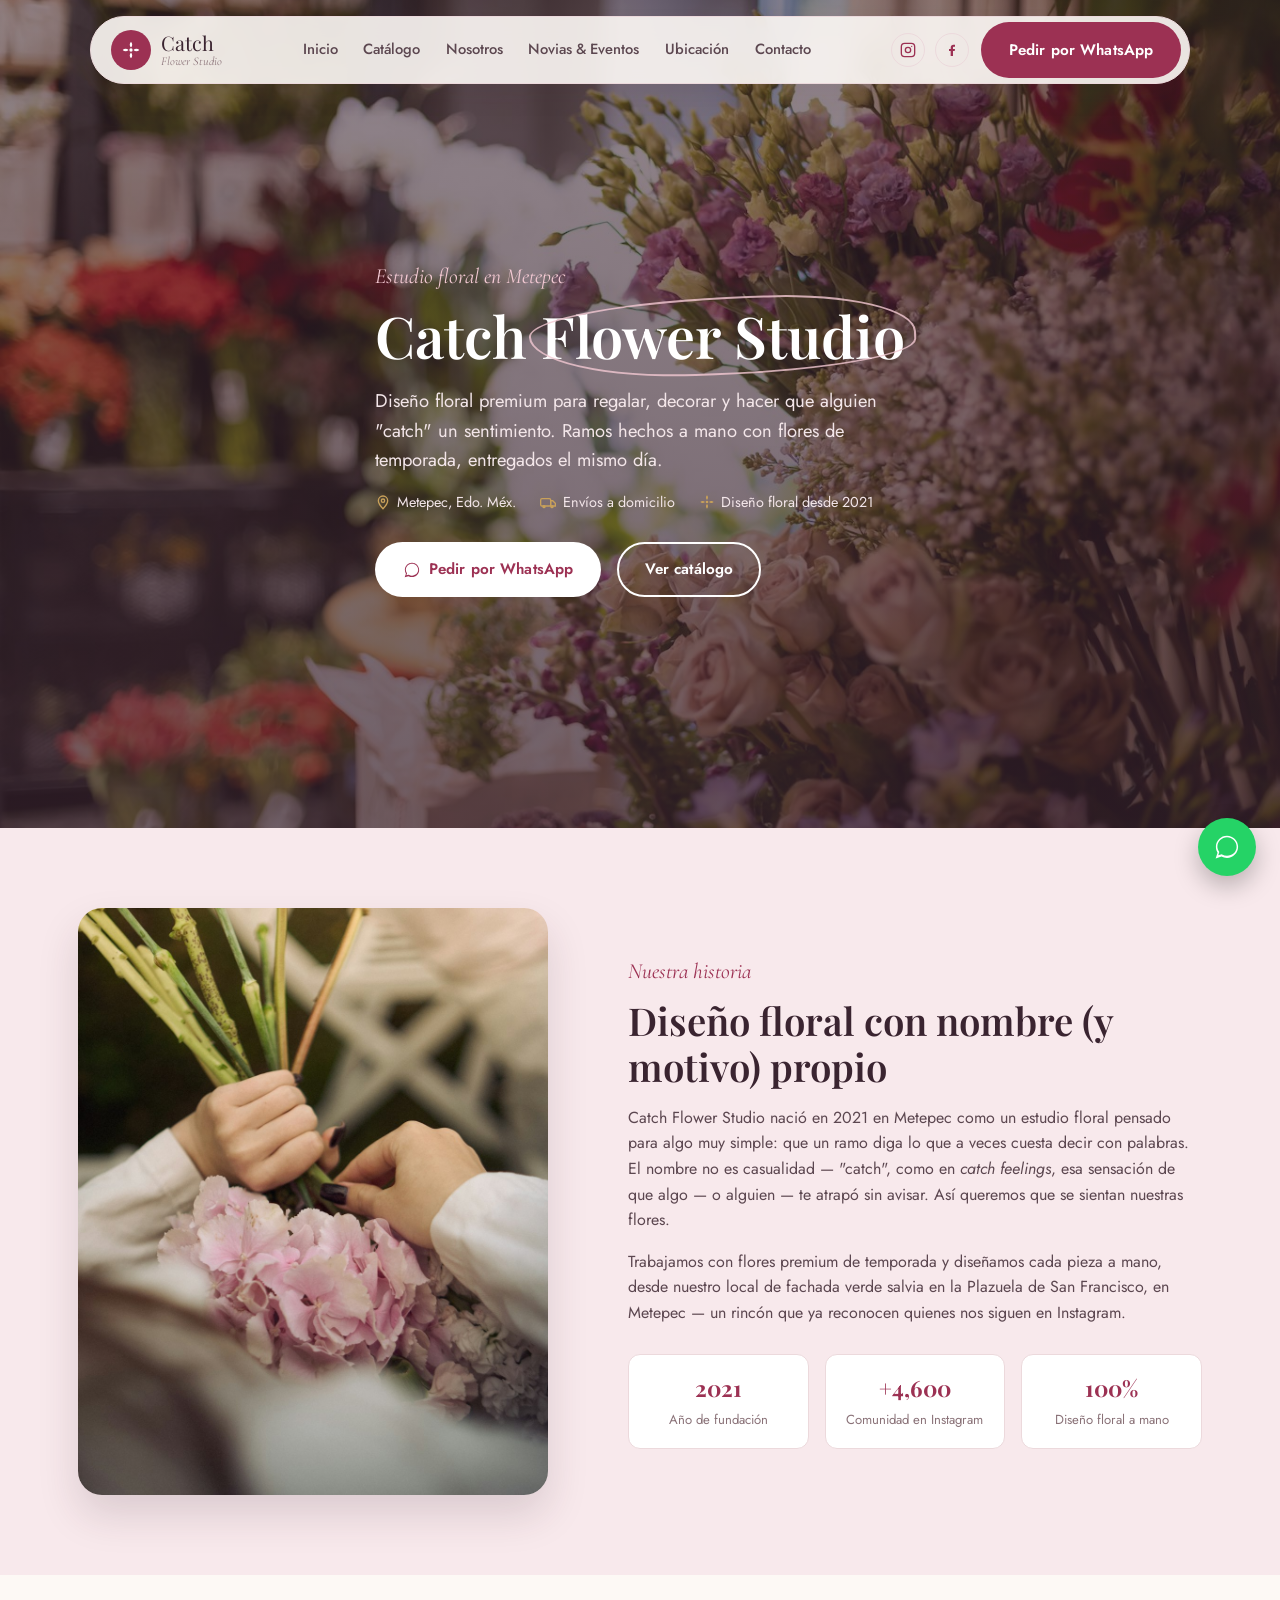
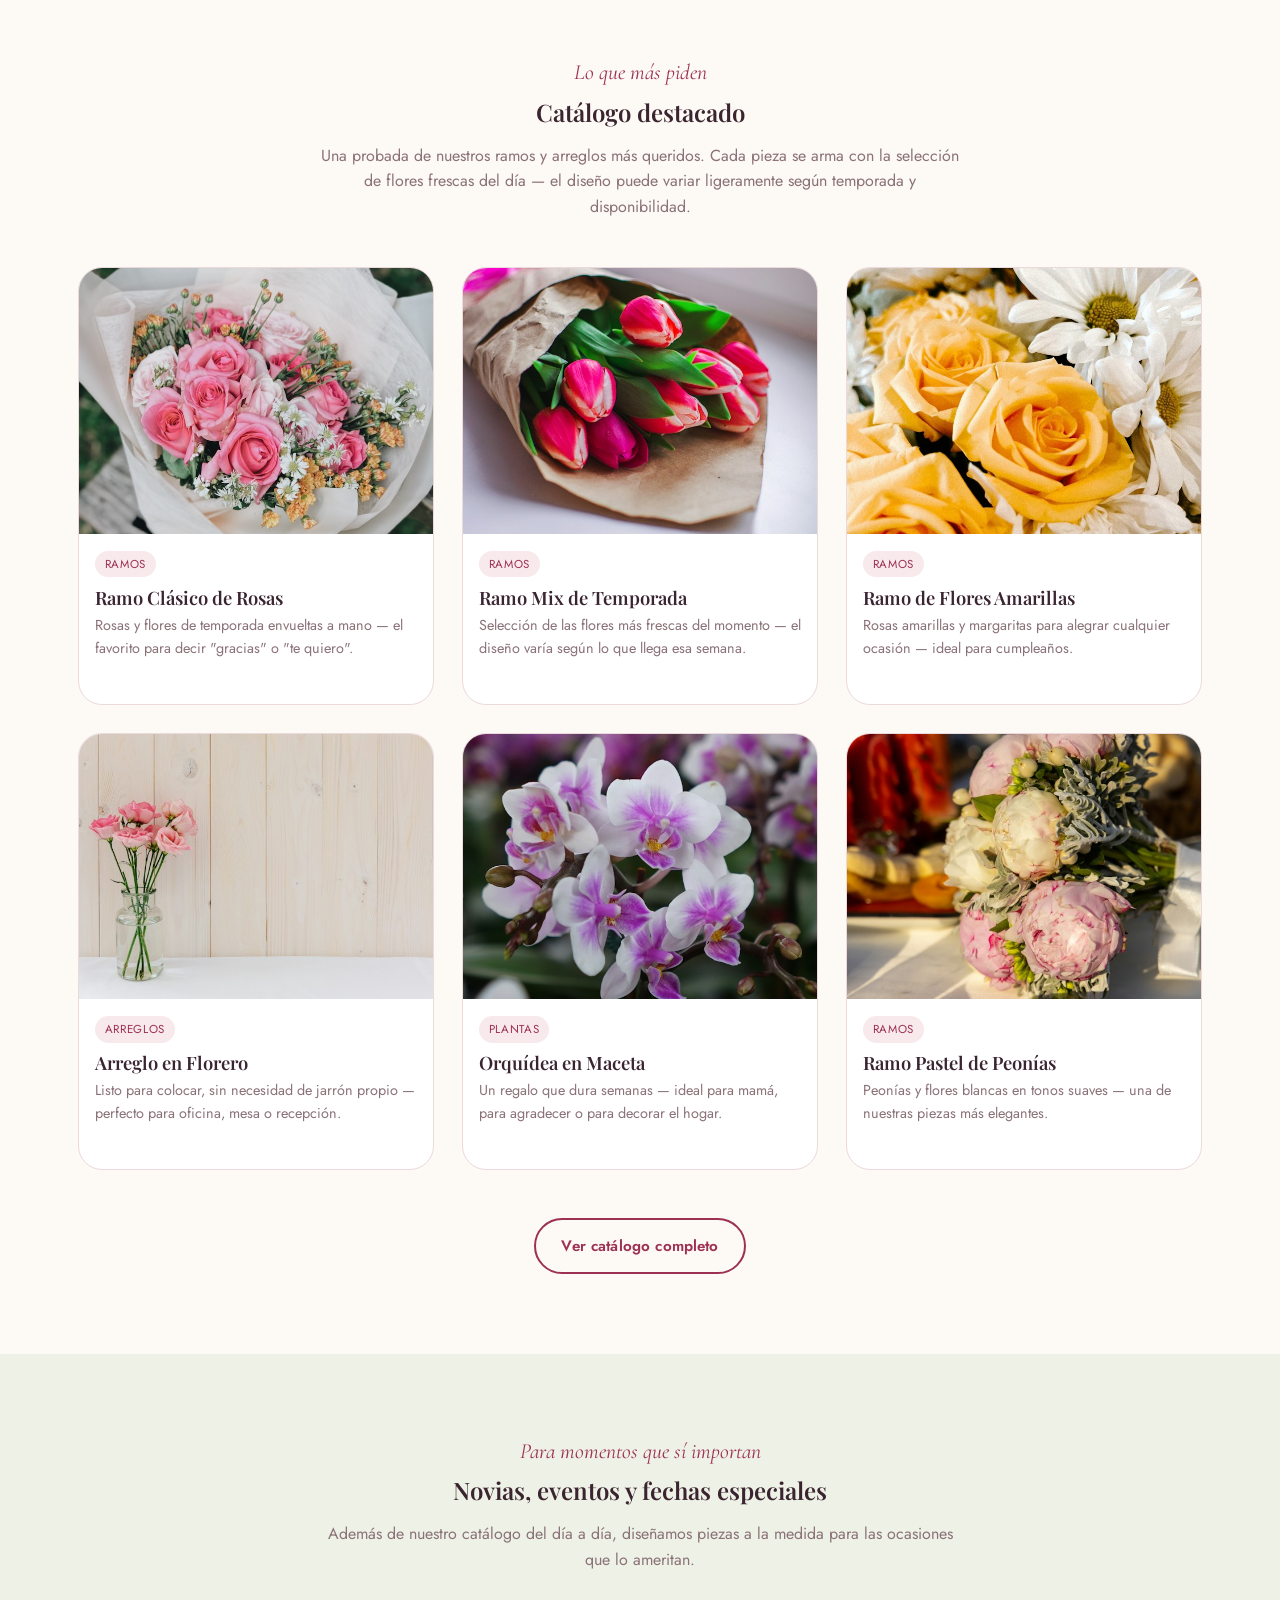
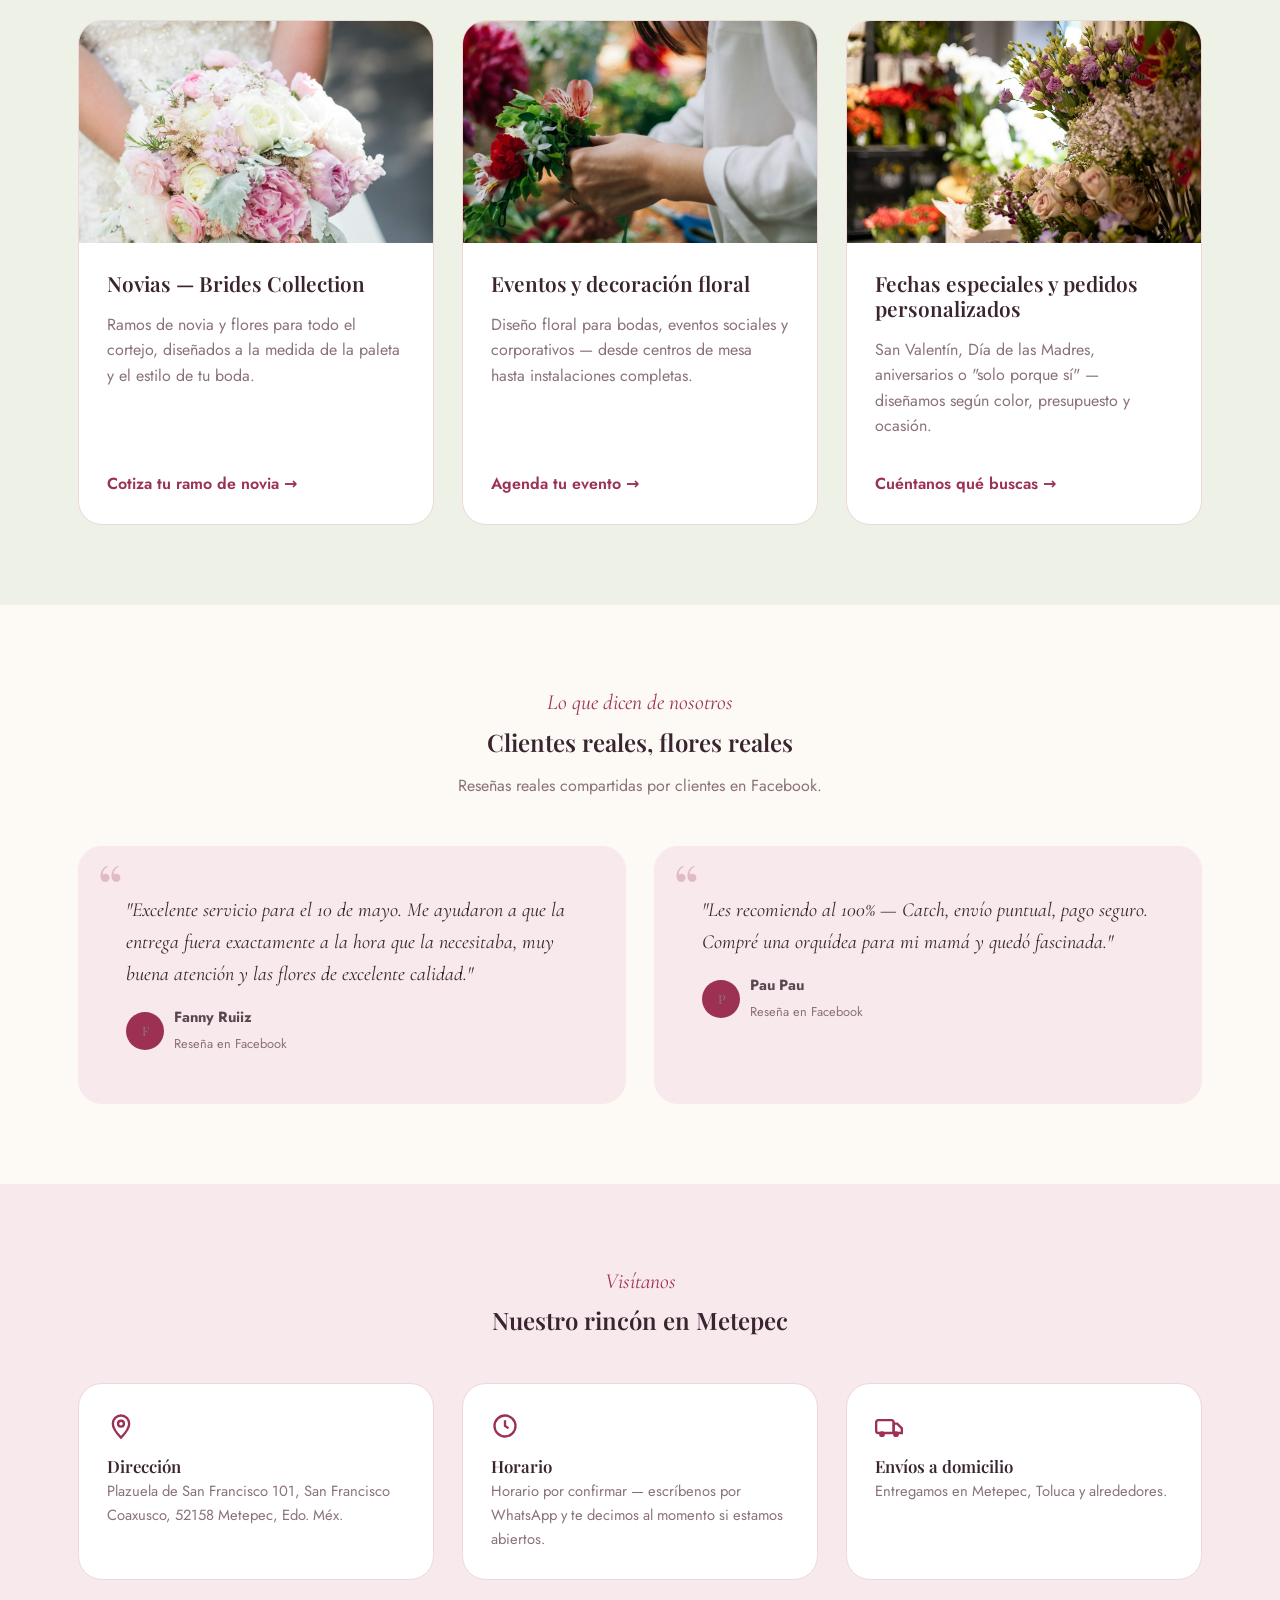
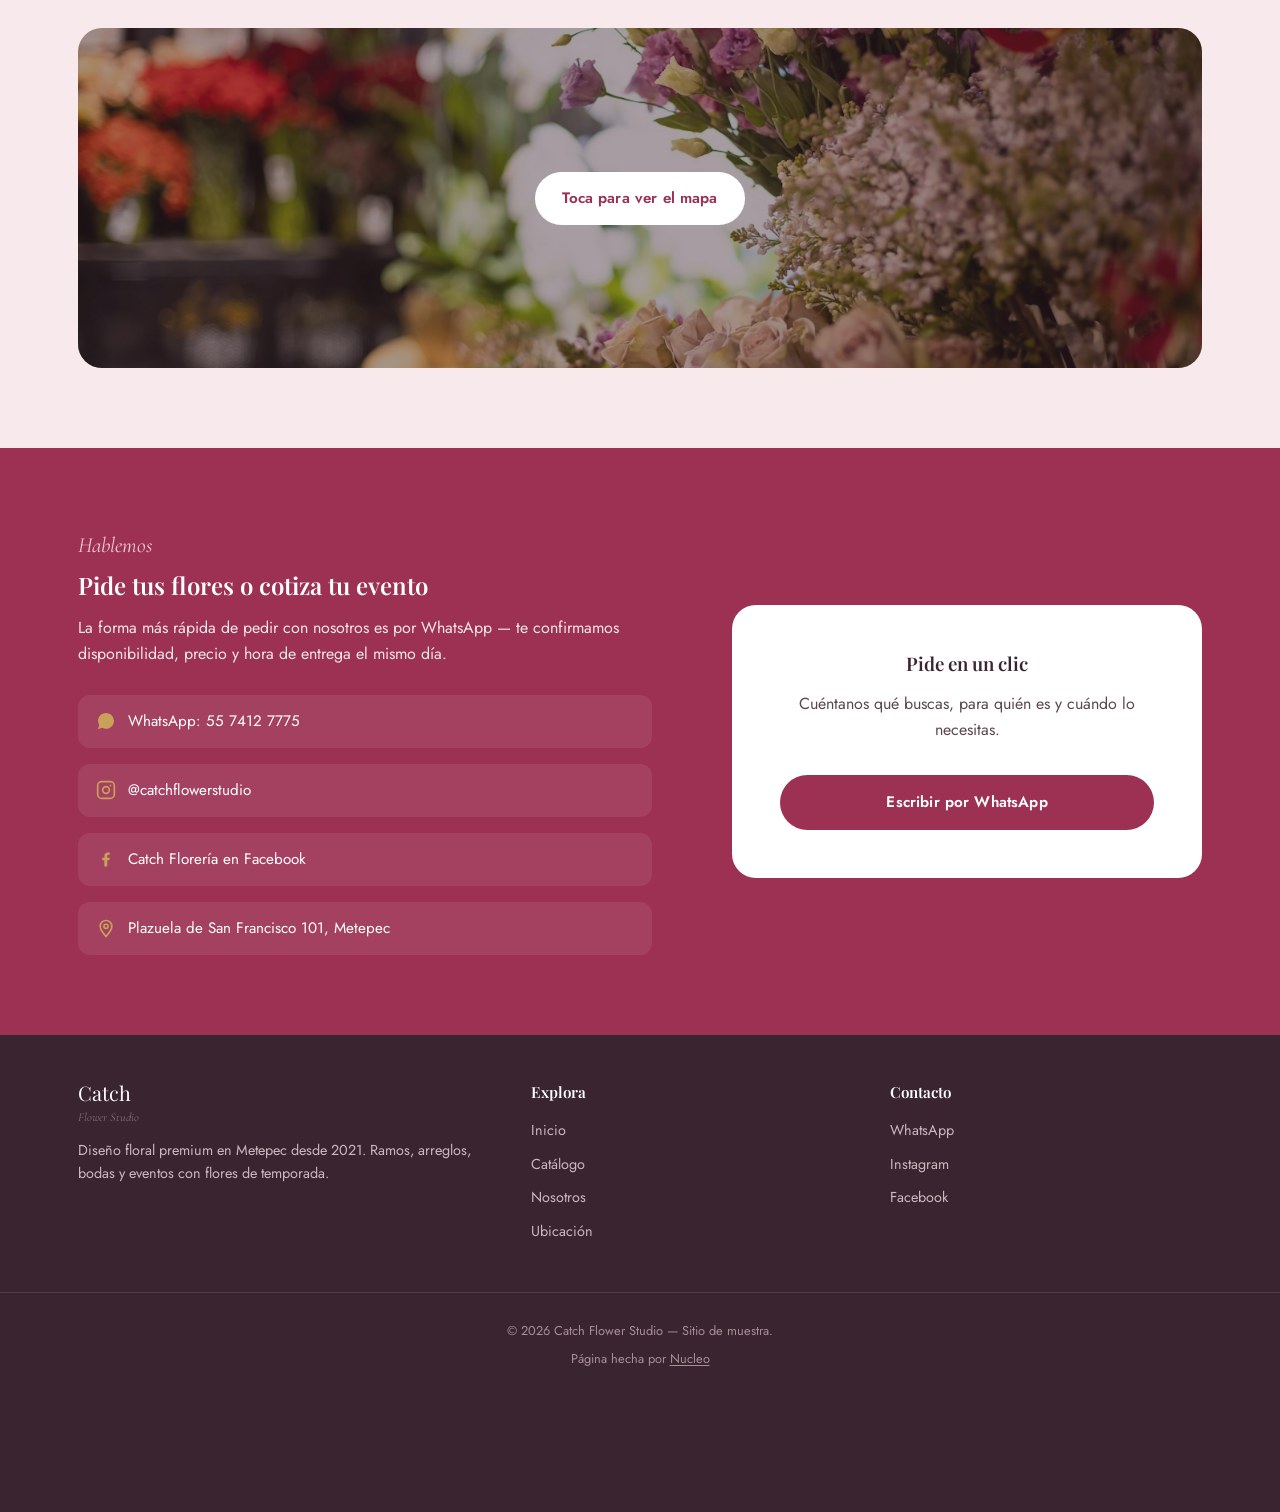
<file: index.html>
<!DOCTYPE html>
<html lang="es-MX">
<head>
<meta charset="UTF-8">
<meta name="viewport" content="width=device-width, initial-scale=1.0">
<title>Catch Flower Studio — Diseño floral premium en Metepec</title>

<link rel="preconnect" href="https://fonts.googleapis.com">
<link rel="preconnect" href="https://fonts.gstatic.com" crossorigin>
<link href="https://fonts.googleapis.com/css2?family=Playfair+Display:wght@500;600;700&family=Cormorant+Garamond:ital@1&family=Jost:wght@400;500;600;700&display=swap" rel="stylesheet">

<meta name="description" content="Catch Flower Studio — diseño floral premium en Metepec desde 2021. Ramos, arreglos, bodas y eventos con flores de temporada. Envíos a domicilio en Metepec, Toluca y alrededores. Pide por WhatsApp.">

<link rel="canonical" href="https://a01771796-alt.github.io/catch-flower/">

<meta property="og:type" content="website">
<meta property="og:site_name" content="Catch Flower Studio">
<meta property="og:title" content="Catch Flower Studio — Diseño floral premium en Metepec">
<meta property="og:description" content="Ramos, arreglos, bodas y eventos con flores de temporada. Envíos a domicilio en Metepec, Toluca y alrededores.">
<meta property="og:url" content="https://a01771796-alt.github.io/catch-flower/">
<meta property="og:image" content="https://a01771796-alt.github.io/catch-flower/images/og-image.jpg">
<meta property="og:image:secure_url" content="https://a01771796-alt.github.io/catch-flower/images/og-image.jpg">
<meta property="og:image:type" content="image/jpeg">
<meta property="og:image:width" content="1200">
<meta property="og:image:height" content="630">
<meta property="og:image:alt" content="Flores frescas de temporada en Catch Flower Studio, Metepec">
<meta property="og:locale" content="es_MX">

<meta name="twitter:card" content="summary_large_image">
<meta name="twitter:title" content="Catch Flower Studio — Diseño floral premium en Metepec">
<meta name="twitter:description" content="Ramos, arreglos, bodas y eventos con flores de temporada en Metepec.">
<meta name="twitter:image" content="https://a01771796-alt.github.io/catch-flower/images/og-image.jpg">

<link rel="icon" type="image/svg+xml" href="favicon.svg">
<link rel="stylesheet" href="style.css">

<script type="application/ld+json">
{
  "@context": "https://schema.org",
  "@type": "Florist",
  "name": "Catch Flower Studio",
  "alternateName": "Catch Florería",
  "image": "https://a01771796-alt.github.io/catch-flower/images/hero-shop.jpg",
  "url": "https://a01771796-alt.github.io/catch-flower/",
  "priceRange": "$$",
  "address": {
    "@type": "PostalAddress",
    "streetAddress": "Plazuela de San Francisco 101, San Francisco Coaxusco",
    "addressLocality": "Metepec",
    "addressRegion": "Estado de México",
    "postalCode": "52158",
    "addressCountry": "MX"
  },
  "geo": {
    "@type": "GeoCoordinates",
    "latitude": 19.268657,
    "longitude": -99.6273713
  },
  "telephone": "+52 55 7412 7775",
  "sameAs": [
    "https://www.instagram.com/catchflowerstudio/",
    "https://www.facebook.com/catchfloreria/"
  ]
}
</script>
</head>
<body>

<!-- ============ HEADER ============ -->
<header class="site-header">
  <div class="header-inner">
    <a href="#top" class="brand">
      <span class="brand-badge" aria-hidden="true">
        <svg viewBox="0 0 24 24" fill="#ffffff"><circle cx="12" cy="12" r="2"/><path d="M12 2c-2 2-2 5 0 7 2-2 2-5 0-7zM12 22c2-2 2-5 0-7-2 2-2 5 0 7zM2 12c2-2 5-2 7 0-2 2-5 2-7 0zM22 12c-2-2-5-2-7 0 2 2 5 2 7 0z"/></svg>
      </span>
      <span class="brand-name">Catch<small>Flower Studio</small></span>
    </a>

    <nav class="main-nav" id="main-nav">
      <a href="#top">Inicio</a>
      <a href="#catalogo">Catálogo</a>
      <a href="#nosotros">Nosotros</a>
      <a href="#servicios">Novias &amp; Eventos</a>
      <a href="#ubicacion">Ubicación</a>
      <a href="#contacto">Contacto</a>
    </nav>

    <div class="header-actions">
      <div class="social-inline">
        <a href="https://www.instagram.com/catchflowerstudio/" target="_blank" rel="noopener" aria-label="Instagram de Catch Flower Studio">
          <svg viewBox="0 0 24 24" fill="none" stroke="currentColor" stroke-width="2"><rect x="2" y="2" width="20" height="20" rx="5"/><circle cx="12" cy="12" r="4"/><circle cx="17.5" cy="6.5" r="1" fill="currentColor" stroke="none"/></svg>
        </a>
        <a href="https://www.facebook.com/catchfloreria/" target="_blank" rel="noopener" aria-label="Facebook de Catch Florería">
          <svg viewBox="0 0 24 24" fill="currentColor"><path d="M13.5 21v-7.5H16l.5-3H13.5V8.5c0-.9.3-1.5 1.6-1.5H16.5V4.3c-.3 0-1.3-.1-2.4-.1-2.4 0-4 1.5-4 4.2V10.5H7.5v3H10V21h3.5z"/></svg>
        </a>
      </div>
      <a class="btn btn-primary" href="https://wa.me/525574127775?text=Hola%20Catch%20Flower%20Studio%2C%20me%20gustar%C3%ADa%20pedir%20un%20arreglo%20floral%20%F0%9F%8C%B7" target="_blank" rel="noopener">
        Pedir por WhatsApp
      </a>
      <button class="nav-toggle" id="nav-toggle" aria-expanded="false" aria-controls="main-nav" aria-label="Abrir menú">
        <span></span>
      </button>
    </div>
  </div>
</header>

<!-- ============ HERO ============ -->
<section class="hero" id="top">
  <div class="hero-bg" role="img" aria-label="Interior del estudio floral Catch, con cubetas de flores frescas de temporada"></div>
  <div class="container hero-content">
    <span class="eyebrow">Estudio floral en Metepec</span>
    <h1>Catch <span class="doodle-word">Flower Studio</span></h1>
    <p class="lead">Diseño floral premium para regalar, decorar y hacer que alguien "catch" un sentimiento. Ramos hechos a mano con flores de temporada, entregados el mismo día.</p>
    <div class="hero-meta">
      <span>
        <svg viewBox="0 0 24 24" fill="none" stroke="currentColor" stroke-width="2"><path d="M12 22s7-7.3 7-12a7 7 0 1 0-14 0c0 4.7 7 12 7 12z"/><circle cx="12" cy="10" r="2.5"/></svg>
        Metepec, Edo. Méx.
      </span>
      <span>
        <svg viewBox="0 0 24 24" fill="none" stroke="currentColor" stroke-width="2"><rect x="1" y="7" width="15" height="11" rx="2"/><path d="M16 10h3l4 4v4h-7z"/><circle cx="6" cy="19" r="1.5" fill="currentColor"/><circle cx="18" cy="19" r="1.5" fill="currentColor"/></svg>
        Envíos a domicilio
      </span>
      <span>
        <svg viewBox="0 0 24 24" fill="currentColor"><circle cx="12" cy="12" r="2"/><path d="M12 2c-2 2-2 5 0 7 2-2 2-5 0-7zM12 22c2-2 2-5 0-7-2 2-2 5 0 7zM2 12c2-2 5-2 7 0-2 2-5 2-7 0zM22 12c-2-2-5-2-7 0 2 2 5 2 7 0z"/></svg>
        Diseño floral desde 2021
      </span>
    </div>
    <div class="hero-actions">
      <a class="btn btn-light" href="https://wa.me/525574127775?text=Hola%20Catch%20Flower%20Studio%2C%20me%20gustar%C3%ADa%20pedir%20un%20arreglo%20floral%20%F0%9F%8C%B7" target="_blank" rel="noopener">
        <svg viewBox="0 0 32 32" fill="currentColor"><path d="M16 3C9 3 3.3 8.7 3.3 15.7c0 2.5.7 4.8 1.9 6.8L3 29l6.7-2.1c1.9 1 4 1.6 6.3 1.6 7 0 12.7-5.7 12.7-12.7C28.7 8.7 23 3 16 3zm0 23c-2 0-3.9-.5-5.6-1.5l-.4-.2-4 1.2 1.2-3.9-.3-.4C5.8 19.6 5 17.7 5 15.7 5 9.7 9.9 4.8 16 4.8s11 4.9 11 10.9S22.1 26 16 26z"/></svg>
        Pedir por WhatsApp
      </a>
      <a class="btn btn-outline" style="border-color:#fff;color:#fff" href="#catalogo">Ver catálogo</a>
    </div>
  </div>
</section>

<!-- ============ SOBRE NOSOTROS ============ -->
<section class="about" id="nosotros">
  <div class="container about-grid">
    <div class="about-card">
      <img src="images/sobre-nosotros.jpg" alt="Manos preparando un ramo de hortensias rosas en el taller de Catch Flower Studio" loading="lazy">
    </div>
    <div class="about-text">
      <span class="eyebrow">Nuestra historia</span>
      <h2>Diseño floral con nombre (y motivo) propio</h2>
      <p>Catch Flower Studio nació en 2021 en Metepec como un estudio floral pensado para algo muy simple: que un ramo diga lo que a veces cuesta decir con palabras. El nombre no es casualidad — "catch", como en <em>catch feelings</em>, esa sensación de que algo — o alguien — te atrapó sin avisar. Así queremos que se sientan nuestras flores.</p>
      <p>Trabajamos con flores premium de temporada y diseñamos cada pieza a mano, desde nuestro local de fachada verde salvia en la Plazuela de San Francisco, en Metepec — un rincón que ya reconocen quienes nos siguen en Instagram.</p>
      <!-- PENDIENTE: sumar anécdota o dato del equipo fundador para reforzar aún más la voz real de la marca -->
      <div class="about-facts">
        <div class="about-fact">
          <strong>2021</strong>
          <span>Año de fundación</span>
        </div>
        <div class="about-fact">
          <strong>+4,600</strong>
          <span>Comunidad en Instagram</span>
        </div>
        <div class="about-fact">
          <strong>100%</strong>
          <span>Diseño floral a mano</span>
        </div>
      </div>
    </div>
  </div>
</section>

<!-- ============ CATÁLOGO DESTACADO ============ -->
<section id="catalogo">
  <div class="container">
    <div class="section-head">
      <span class="eyebrow">Lo que más piden</span>
      <h2>Catálogo destacado</h2>
      <p>Una probada de nuestros ramos y arreglos más queridos. Cada pieza se arma con la selección de flores frescas del día — el diseño puede variar ligeramente según temporada y disponibilidad.</p>
    </div>

    <!-- PENDIENTE: reemplazar por fotografía real de producto y agregar precios. El sitio anterior (catchfloreria.com) listaba, entre otros, "Ramo de flores amarillas", "Flowers Box" y "Ramo Mix de Flores" — retomar esas piezas y fotos originales cuando estén disponibles. -->
    <div class="catalog-grid">
      <article class="catalog-card">
        <img src="images/ramo-rosas.jpg" alt="Ramo clásico de rosas rosas envuelto en papel kraft" loading="lazy">
        <div class="catalog-card-body">
          <span class="catalog-tag">Ramos</span>
          <h3>Ramo Clásico de Rosas</h3>
          <p>Rosas y flores de temporada envueltas a mano — el favorito para decir "gracias" o "te quiero".</p>
        </div>
      </article>

      <article class="catalog-card">
        <img src="images/ramo-mix-temporada.jpg" alt="Ramo mix de tulipanes rosas de temporada" loading="lazy">
        <div class="catalog-card-body">
          <span class="catalog-tag">Ramos</span>
          <h3>Ramo Mix de Temporada</h3>
          <p>Selección de las flores más frescas del momento — el diseño varía según lo que llega esa semana.</p>
        </div>
      </article>

      <article class="catalog-card">
        <img src="images/ramo-amarillo.jpg" alt="Ramo de rosas amarillas y margaritas blancas" loading="lazy">
        <div class="catalog-card-body">
          <span class="catalog-tag">Ramos</span>
          <h3>Ramo de Flores Amarillas</h3>
          <p>Rosas amarillas y margaritas para alegrar cualquier ocasión — ideal para cumpleaños.</p>
        </div>
      </article>

      <article class="catalog-card">
        <img src="images/arreglo-florero.jpg" alt="Arreglo floral en florero de vidrio con flores rosas" loading="lazy">
        <div class="catalog-card-body">
          <span class="catalog-tag">Arreglos</span>
          <h3>Arreglo en Florero</h3>
          <p>Listo para colocar, sin necesidad de jarrón propio — perfecto para oficina, mesa o recepción.</p>
        </div>
      </article>

      <article class="catalog-card">
        <img src="images/orquidea.jpg" alt="Orquídea rosa y blanca en maceta" loading="lazy">
        <div class="catalog-card-body">
          <span class="catalog-tag">Plantas</span>
          <h3>Orquídea en Maceta</h3>
          <p>Un regalo que dura semanas — ideal para mamá, para agradecer o para decorar el hogar.</p>
        </div>
      </article>

      <article class="catalog-card">
        <img src="images/ramo-peonias.jpg" alt="Ramo pastel de peonías rosas y blancas" loading="lazy">
        <div class="catalog-card-body">
          <span class="catalog-tag">Ramos</span>
          <h3>Ramo Pastel de Peonías</h3>
          <p>Peonías y flores blancas en tonos suaves — una de nuestras piezas más elegantes.</p>
        </div>
      </article>
    </div>

    <div class="catalog-cta">
      <a class="btn btn-outline" href="catalogo.html">Ver catálogo completo</a>
    </div>
  </div>
</section>

<!-- ============ SERVICIOS ESPECIALES ============ -->
<section class="services" id="servicios">
  <div class="container">
    <div class="section-head">
      <span class="eyebrow">Para momentos que sí importan</span>
      <h2>Novias, eventos y fechas especiales</h2>
      <p>Además de nuestro catálogo del día a día, diseñamos piezas a la medida para las ocasiones que lo ameritan.</p>
    </div>

    <div class="services-grid">
      <article class="service-card">
        <img src="images/novias.jpg" alt="Novia sosteniendo un ramo de flores rosas y blancas" loading="lazy">
        <div class="service-card-body">
          <h3>Novias — Brides Collection</h3>
          <p>Ramos de novia y flores para todo el cortejo, diseñados a la medida de la paleta y el estilo de tu boda.</p>
          <a href="https://wa.me/525574127775?text=Hola%2C%20me%20gustar%C3%ADa%20cotizar%20un%20ramo%20de%20novia" target="_blank" rel="noopener">Cotiza tu ramo de novia →</a>
        </div>
      </article>

      <article class="service-card">
        <img src="images/eventos.jpg" alt="Florista preparando un arreglo floral para un evento" loading="lazy">
        <div class="service-card-body">
          <h3>Eventos y decoración floral</h3>
          <p>Diseño floral para bodas, eventos sociales y corporativos — desde centros de mesa hasta instalaciones completas.</p>
          <a href="https://wa.me/525574127775?text=Hola%2C%20quiero%20cotizar%20decoraci%C3%B3n%20floral%20para%20un%20evento" target="_blank" rel="noopener">Agenda tu evento →</a>
        </div>
      </article>

      <article class="service-card">
        <img src="images/hero-shop.jpg" alt="Interior del estudio floral con flores de temporada" loading="lazy">
        <div class="service-card-body">
          <h3>Fechas especiales y pedidos personalizados</h3>
          <p>San Valentín, Día de las Madres, aniversarios o "solo porque sí" — diseñamos según color, presupuesto y ocasión.</p>
          <a href="https://wa.me/525574127775?text=Hola%2C%20quiero%20un%20arreglo%20personalizado" target="_blank" rel="noopener">Cuéntanos qué buscas →</a>
        </div>
      </article>
    </div>
  </div>
</section>

<!-- ============ TESTIMONIOS ============ -->
<section id="testimonios">
  <div class="container">
    <div class="section-head">
      <span class="eyebrow">Lo que dicen de nosotros</span>
      <h2>Clientes reales, flores reales</h2>
      <p>Reseñas reales compartidas por clientes en Facebook.</p>
    </div>
    <div class="testimonials-grid">
      <div class="testimonial-card">
        <p class="quote">"Excelente servicio para el 10 de mayo. Me ayudaron a que la entrega fuera exactamente a la hora que la necesitaba, muy buena atención y las flores de excelente calidad."</p>
        <div class="testimonial-author">
          <span class="testimonial-avatar">F</span>
          <div>
            <strong>Fanny Ruiiz</strong>
            <span>Reseña en Facebook</span>
          </div>
        </div>
      </div>
      <div class="testimonial-card">
        <p class="quote">"Les recomiendo al 100% — Catch, envío puntual, pago seguro. Compré una orquídea para mi mamá y quedó fascinada."</p>
        <div class="testimonial-author">
          <span class="testimonial-avatar">P</span>
          <div>
            <strong>Pau Pau</strong>
            <span>Reseña en Facebook</span>
          </div>
        </div>
      </div>
    </div>
  </div>
</section>

<!-- ============ UBICACIÓN ============ -->
<section class="about" id="ubicacion">
  <div class="container">
    <div class="section-head">
      <span class="eyebrow">Visítanos</span>
      <h2>Nuestro rincón en Metepec</h2>
    </div>

    <div class="location-grid">
      <div class="location-card">
        <svg viewBox="0 0 24 24" fill="none" stroke="currentColor" stroke-width="2"><path d="M12 22s7-7.3 7-12a7 7 0 1 0-14 0c0 4.7 7 12 7 12z"/><circle cx="12" cy="10" r="2.5"/></svg>
        <h3>Dirección</h3>
        <p>Plazuela de San Francisco 101, San Francisco Coaxusco, 52158 Metepec, Edo. Méx.</p>
      </div>
      <div class="location-card">
        <svg viewBox="0 0 24 24" fill="none" stroke="currentColor" stroke-width="2"><circle cx="12" cy="12" r="9"/><path d="M12 7v5l3 2"/></svg>
        <h3>Horario</h3>
        <!-- PENDIENTE: confirmar horario real de atención en tienda -->
        <p>Horario por confirmar — escríbenos por WhatsApp y te decimos al momento si estamos abiertos.</p>
      </div>
      <div class="location-card">
        <svg viewBox="0 0 24 24" fill="none" stroke="currentColor" stroke-width="2"><rect x="1" y="7" width="15" height="11" rx="2"/><path d="M16 10h3l4 4v4h-7z"/><circle cx="6" cy="19" r="1.5" fill="currentColor"/><circle cx="18" cy="19" r="1.5" fill="currentColor"/></svg>
        <h3>Envíos a domicilio</h3>
        <p>Entregamos en Metepec, Toluca y alrededores.</p>
      </div>
    </div>

    <div class="map-placeholder" id="map-placeholder">
      <button type="button" class="btn btn-light map-trigger" id="map-trigger">
        Toca para ver el mapa
      </button>
    </div>
  </div>
</section>

<!-- ============ CONTACTO ============ -->
<section class="contact" id="contacto">
  <div class="container contact-grid">
    <div>
      <span class="eyebrow">Hablemos</span>
      <h2>Pide tus flores o cotiza tu evento</h2>
      <p class="lead">La forma más rápida de pedir con nosotros es por WhatsApp — te confirmamos disponibilidad, precio y hora de entrega el mismo día.</p>
      <div class="contact-list">
        <div class="contact-item">
          <svg viewBox="0 0 32 32" fill="currentColor"><path d="M16 3C9 3 3.3 8.7 3.3 15.7c0 2.5.7 4.8 1.9 6.8L3 29l6.7-2.1c1.9 1 4 1.6 6.3 1.6 7 0 12.7-5.7 12.7-12.7C28.7 8.7 23 3 16 3z"/></svg>
          <a href="https://wa.me/525574127775" target="_blank" rel="noopener">WhatsApp: 55 7412 7775</a>
        </div>
        <div class="contact-item">
          <svg viewBox="0 0 24 24" fill="none" stroke="currentColor" stroke-width="2"><rect x="2" y="2" width="20" height="20" rx="5"/><circle cx="12" cy="12" r="4"/><circle cx="17.5" cy="6.5" r="1" fill="currentColor" stroke="none"/></svg>
          <a href="https://www.instagram.com/catchflowerstudio/" target="_blank" rel="noopener">@catchflowerstudio</a>
        </div>
        <div class="contact-item">
          <svg viewBox="0 0 24 24" fill="currentColor"><path d="M13.5 21v-7.5H16l.5-3H13.5V8.5c0-.9.3-1.5 1.6-1.5H16.5V4.3c-.3 0-1.3-.1-2.4-.1-2.4 0-4 1.5-4 4.2V10.5H7.5v3H10V21h3.5z"/></svg>
          <a href="https://www.facebook.com/catchfloreria/" target="_blank" rel="noopener">Catch Florería en Facebook</a>
        </div>
        <div class="contact-item">
          <svg viewBox="0 0 24 24" fill="none" stroke="currentColor" stroke-width="2"><path d="M12 22s7-7.3 7-12a7 7 0 1 0-14 0c0 4.7 7 12 7 12z"/><circle cx="12" cy="10" r="2.5"/></svg>
          <span>Plazuela de San Francisco 101, Metepec</span>
        </div>
      </div>
    </div>

    <div class="contact-card">
      <h3>Pide en un clic</h3>
      <p>Cuéntanos qué buscas, para quién es y cuándo lo necesitas.</p>
      <a class="btn btn-primary" href="https://wa.me/525574127775?text=Hola%20Catch%20Flower%20Studio%2C%20me%20gustar%C3%ADa%20pedir%20un%20arreglo%20floral%20%F0%9F%8C%B7" target="_blank" rel="noopener">
        Escribir por WhatsApp
      </a>
    </div>
  </div>
</section>

<!-- ============ FOOTER ============ -->
<footer class="site-footer">
  <div class="container footer-grid">
    <div class="footer-brand">
      <span class="brand-name">Catch<small>Flower Studio</small></span>
      <p>Diseño floral premium en Metepec desde 2021. Ramos, arreglos, bodas y eventos con flores de temporada.</p>
    </div>
    <div class="footer-col">
      <h4>Explora</h4>
      <ul>
        <li><a href="#top">Inicio</a></li>
        <li><a href="#catalogo">Catálogo</a></li>
        <li><a href="#nosotros">Nosotros</a></li>
        <li><a href="#ubicacion">Ubicación</a></li>
      </ul>
    </div>
    <div class="footer-col">
      <h4>Contacto</h4>
      <ul>
        <li><a href="https://wa.me/525574127775" target="_blank" rel="noopener">WhatsApp</a></li>
        <li><a href="https://www.instagram.com/catchflowerstudio/" target="_blank" rel="noopener">Instagram</a></li>
        <li><a href="https://www.facebook.com/catchfloreria/" target="_blank" rel="noopener">Facebook</a></li>
      </ul>
    </div>
  </div>
  <div class="footer-bottom">
    <!-- PENDIENTE: confirmar dominio final antes de publicar -->
    © 2026 Catch Flower Studio — Sitio de muestra.
    <p class="footer-credito">Página hecha por <a href="https://nucleoia.com.mx" target="_blank" rel="noopener">Nucleo</a></p>
  </div>
</footer>

<a class="whatsapp-float" href="https://wa.me/525574127775?text=Hola%20Catch%20Flower%20Studio%2C%20me%20gustar%C3%ADa%20pedir%20un%20arreglo%20floral%20%F0%9F%8C%B7" target="_blank" rel="noopener" aria-label="Pedir por WhatsApp">
  <svg viewBox="0 0 32 32" fill="currentColor"><path d="M16 3C9 3 3.3 8.7 3.3 15.7c0 2.5.7 4.8 1.9 6.8L3 29l6.7-2.1c1.9 1 4 1.6 6.3 1.6 7 0 12.7-5.7 12.7-12.7C28.7 8.7 23 3 16 3zm0 23c-2 0-3.9-.5-5.6-1.5l-.4-.2-4 1.2 1.2-3.9-.3-.4C5.8 19.6 5 17.7 5 15.7 5 9.7 9.9 4.8 16 4.8s11 4.9 11 10.9S22.1 26 16 26z"/></svg>
</a>

<script src="script.js"></script>
</body>
</html>
</file>
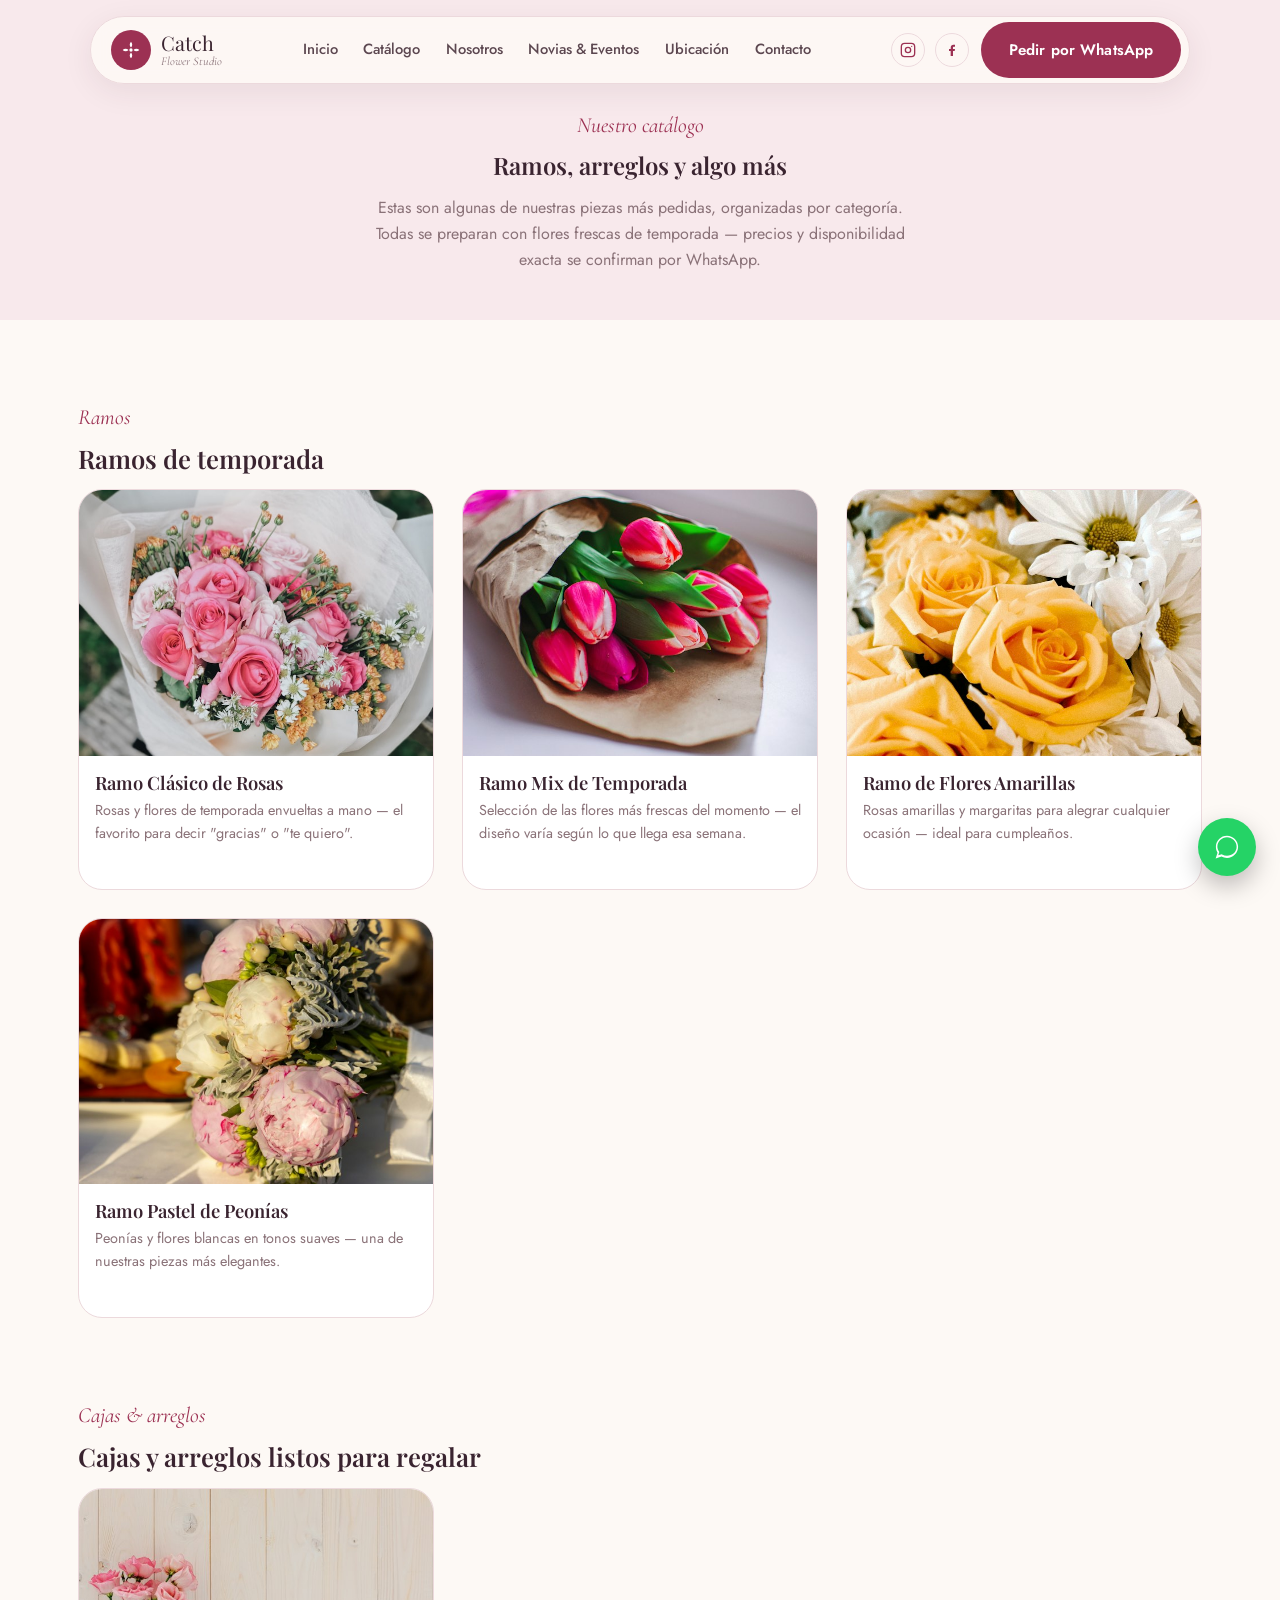
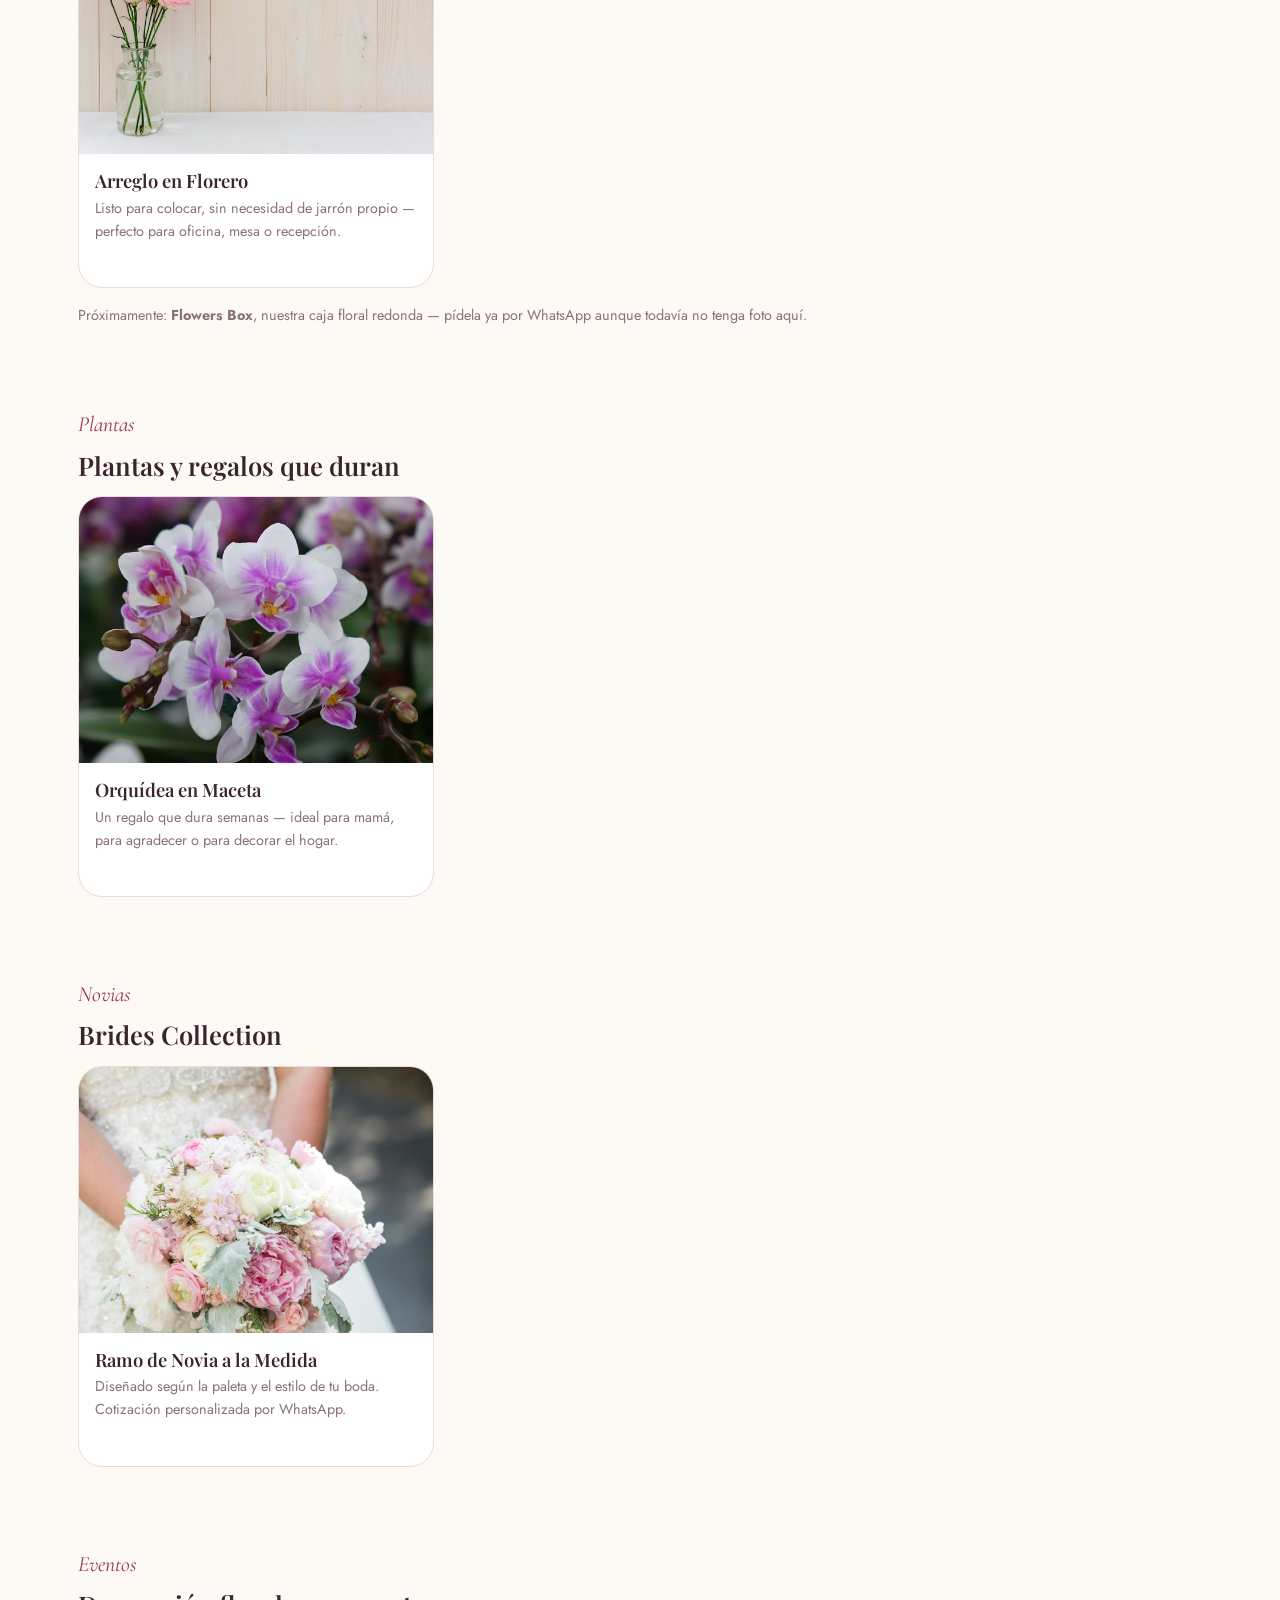
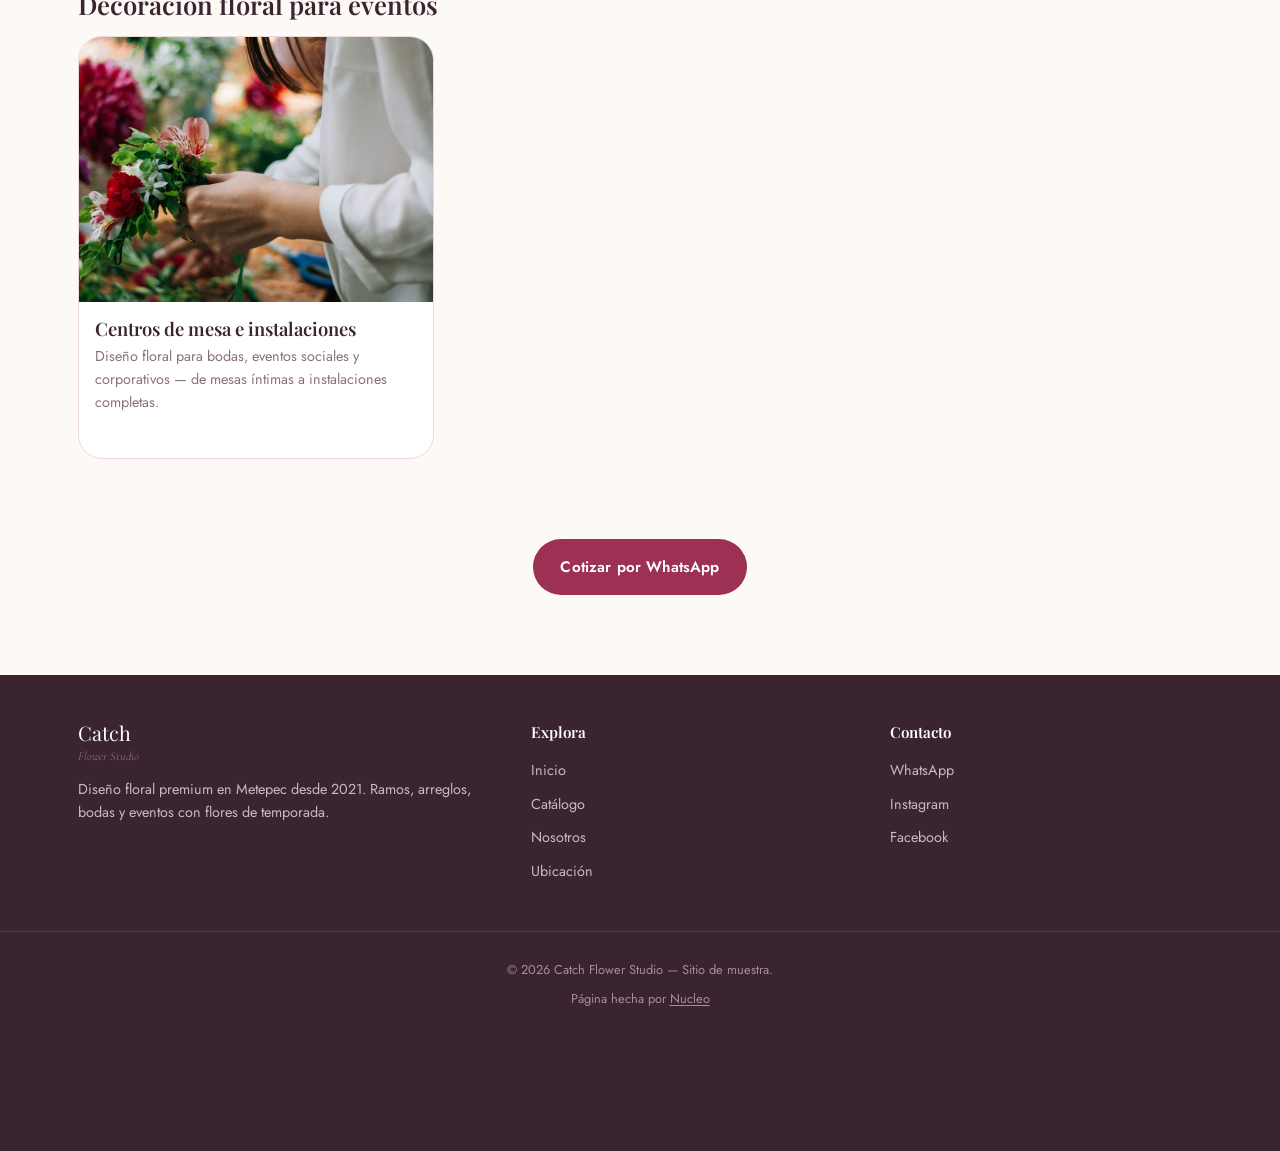
<file: catalogo.html>
<!DOCTYPE html>
<html lang="es-MX">
<head>
<meta charset="UTF-8">
<meta name="viewport" content="width=device-width, initial-scale=1.0">
<title>Catálogo — Catch Flower Studio</title>

<link rel="preconnect" href="https://fonts.googleapis.com">
<link rel="preconnect" href="https://fonts.gstatic.com" crossorigin>
<link href="https://fonts.googleapis.com/css2?family=Playfair+Display:wght@500;600;700&family=Cormorant+Garamond:ital@1&family=Jost:wght@400;500;600;700&display=swap" rel="stylesheet">

<meta name="description" content="Catálogo de ramos, arreglos, plantas, novias y eventos de Catch Flower Studio — florería en Metepec. Pide por WhatsApp con entrega a domicilio en Metepec y Toluca.">
<link rel="canonical" href="https://a01771796-alt.github.io/catch-flower/catalogo.html">

<meta property="og:type" content="website">
<meta property="og:site_name" content="Catch Flower Studio">
<meta property="og:title" content="Catálogo — Catch Flower Studio">
<meta property="og:description" content="Ramos, arreglos, plantas, novias y eventos. Florería en Metepec con entrega a domicilio.">
<meta property="og:url" content="https://a01771796-alt.github.io/catch-flower/catalogo.html">
<meta property="og:image" content="https://a01771796-alt.github.io/catch-flower/images/og-image.jpg">
<meta property="og:image:secure_url" content="https://a01771796-alt.github.io/catch-flower/images/og-image.jpg">
<meta property="og:image:type" content="image/jpeg">
<meta property="og:image:width" content="1200">
<meta property="og:image:height" content="630">
<meta property="og:image:alt" content="Flores frescas de temporada en Catch Flower Studio, Metepec">
<meta property="og:locale" content="es_MX">

<meta name="twitter:card" content="summary_large_image">
<meta name="twitter:title" content="Catálogo — Catch Flower Studio">
<meta name="twitter:description" content="Ramos, arreglos, plantas, novias y eventos. Florería en Metepec con entrega a domicilio.">
<meta name="twitter:image" content="https://a01771796-alt.github.io/catch-flower/images/og-image.jpg">

<link rel="icon" type="image/svg+xml" href="favicon.svg">
<link rel="stylesheet" href="style.css">
</head>
<body>

<!-- ============ HEADER ============ -->
<header class="site-header">
  <div class="header-inner">
    <a href="index.html" class="brand">
      <span class="brand-badge" aria-hidden="true">
        <svg viewBox="0 0 24 24" fill="#ffffff"><circle cx="12" cy="12" r="2"/><path d="M12 2c-2 2-2 5 0 7 2-2 2-5 0-7zM12 22c2-2 2-5 0-7-2 2-2 5 0 7zM2 12c2-2 5-2 7 0-2 2-5 2-7 0zM22 12c-2-2-5-2-7 0 2 2 5 2 7 0z"/></svg>
      </span>
      <span class="brand-name">Catch<small>Flower Studio</small></span>
    </a>

    <nav class="main-nav" id="main-nav">
      <a href="index.html#top">Inicio</a>
      <a href="catalogo.html">Catálogo</a>
      <a href="index.html#nosotros">Nosotros</a>
      <a href="index.html#servicios">Novias &amp; Eventos</a>
      <a href="index.html#ubicacion">Ubicación</a>
      <a href="index.html#contacto">Contacto</a>
    </nav>

    <div class="header-actions">
      <div class="social-inline">
        <a href="https://www.instagram.com/catchflowerstudio/" target="_blank" rel="noopener" aria-label="Instagram de Catch Flower Studio">
          <svg viewBox="0 0 24 24" fill="none" stroke="currentColor" stroke-width="2"><rect x="2" y="2" width="20" height="20" rx="5"/><circle cx="12" cy="12" r="4"/><circle cx="17.5" cy="6.5" r="1" fill="currentColor" stroke="none"/></svg>
        </a>
        <a href="https://www.facebook.com/catchfloreria/" target="_blank" rel="noopener" aria-label="Facebook de Catch Florería">
          <svg viewBox="0 0 24 24" fill="currentColor"><path d="M13.5 21v-7.5H16l.5-3H13.5V8.5c0-.9.3-1.5 1.6-1.5H16.5V4.3c-.3 0-1.3-.1-2.4-.1-2.4 0-4 1.5-4 4.2V10.5H7.5v3H10V21h3.5z"/></svg>
        </a>
      </div>
      <a class="btn btn-primary" href="https://wa.me/525574127775?text=Hola%20Catch%20Flower%20Studio%2C%20me%20gustar%C3%ADa%20pedir%20un%20arreglo%20floral%20%F0%9F%8C%B7" target="_blank" rel="noopener">
        Pedir por WhatsApp
      </a>
      <button class="nav-toggle" id="nav-toggle" aria-expanded="false" aria-controls="main-nav" aria-label="Abrir menú">
        <span></span>
      </button>
    </div>
  </div>
</header>

<!-- ============ HERO DE CATÁLOGO ============ -->
<section class="catalog-page-hero">
  <div class="container">
    <span class="eyebrow">Nuestro catálogo</span>
    <h1>Ramos, arreglos y algo más</h1>
    <p style="max-width:560px;margin:0 auto;color:var(--color-text-soft)">
      Estas son algunas de nuestras piezas más pedidas, organizadas por categoría. Todas se preparan con flores frescas de temporada — precios y disponibilidad exacta se confirman por WhatsApp.
    </p>
  </div>
</section>

<!-- PENDIENTE: este catálogo es una selección de muestra. El sitio anterior
     (catchfloreria.com/tienda) tenía un catálogo más extenso con precios —
     retomar esas fichas de producto y fotos originales cuando estén disponibles,
     y agregar aquí el archivo catalogo-data.js si la lista crece de ~15 ítems. -->

<section>
  <div class="container">

    <div class="catalog-category">
      <span class="eyebrow">Ramos</span>
      <h2>Ramos de temporada</h2>
      <div class="catalog-grid">
        <article class="catalog-card">
          <img src="images/ramo-rosas.jpg" alt="Ramo clásico de rosas rosas envuelto en papel kraft" loading="lazy">
          <div class="catalog-card-body">
            <h3>Ramo Clásico de Rosas</h3>
            <p>Rosas y flores de temporada envueltas a mano — el favorito para decir "gracias" o "te quiero".</p>
          </div>
        </article>
        <article class="catalog-card">
          <img src="images/ramo-mix-temporada.jpg" alt="Ramo mix de tulipanes rosas de temporada" loading="lazy">
          <div class="catalog-card-body">
            <h3>Ramo Mix de Temporada</h3>
            <p>Selección de las flores más frescas del momento — el diseño varía según lo que llega esa semana.</p>
          </div>
        </article>
        <article class="catalog-card">
          <img src="images/ramo-amarillo.jpg" alt="Ramo de rosas amarillas y margaritas blancas" loading="lazy">
          <div class="catalog-card-body">
            <h3>Ramo de Flores Amarillas</h3>
            <p>Rosas amarillas y margaritas para alegrar cualquier ocasión — ideal para cumpleaños.</p>
          </div>
        </article>
        <article class="catalog-card">
          <img src="images/ramo-peonias.jpg" alt="Ramo pastel de peonías rosas y blancas" loading="lazy">
          <div class="catalog-card-body">
            <h3>Ramo Pastel de Peonías</h3>
            <p>Peonías y flores blancas en tonos suaves — una de nuestras piezas más elegantes.</p>
          </div>
        </article>
      </div>
    </div>

    <div class="catalog-category">
      <span class="eyebrow">Cajas &amp; arreglos</span>
      <h2>Cajas y arreglos listos para regalar</h2>
      <div class="catalog-grid">
        <article class="catalog-card">
          <img src="images/arreglo-florero.jpg" alt="Arreglo floral en florero de vidrio con flores rosas" loading="lazy">
          <div class="catalog-card-body">
            <h3>Arreglo en Florero</h3>
            <p>Listo para colocar, sin necesidad de jarrón propio — perfecto para oficina, mesa o recepción.</p>
          </div>
        </article>
      </div>
      <!-- PENDIENTE: agregar tarjeta con foto real de "Flowers Box" (caja floral redonda) —
           producto confirmado del catálogo anterior de Catch (catchfloreria.com/tienda),
           sin foto propia disponible todavía para esta muestra. -->
      <p style="color:var(--color-text-soft);font-size:0.9rem;margin-top:var(--space-sm)">
        Próximamente: <strong>Flowers Box</strong>, nuestra caja floral redonda — pídela ya por WhatsApp aunque todavía no tenga foto aquí.
      </p>
    </div>

    <div class="catalog-category">
      <span class="eyebrow">Plantas</span>
      <h2>Plantas y regalos que duran</h2>
      <div class="catalog-grid">
        <article class="catalog-card">
          <img src="images/orquidea.jpg" alt="Orquídea rosa y blanca en maceta" loading="lazy">
          <div class="catalog-card-body">
            <h3>Orquídea en Maceta</h3>
            <p>Un regalo que dura semanas — ideal para mamá, para agradecer o para decorar el hogar.</p>
          </div>
        </article>
      </div>
    </div>

    <div class="catalog-category">
      <span class="eyebrow">Novias</span>
      <h2>Brides Collection</h2>
      <div class="catalog-grid">
        <article class="catalog-card">
          <img src="images/novias.jpg" alt="Novia sosteniendo un ramo de flores rosas y blancas" loading="lazy">
          <div class="catalog-card-body">
            <h3>Ramo de Novia a la Medida</h3>
            <p>Diseñado según la paleta y el estilo de tu boda. Cotización personalizada por WhatsApp.</p>
          </div>
        </article>
      </div>
    </div>

    <div class="catalog-category">
      <span class="eyebrow">Eventos</span>
      <h2>Decoración floral para eventos</h2>
      <div class="catalog-grid">
        <article class="catalog-card">
          <img src="images/eventos.jpg" alt="Florista preparando un arreglo floral para un evento" loading="lazy">
          <div class="catalog-card-body">
            <h3>Centros de mesa e instalaciones</h3>
            <p>Diseño floral para bodas, eventos sociales y corporativos — de mesas íntimas a instalaciones completas.</p>
          </div>
        </article>
      </div>
    </div>

    <div class="catalog-cta">
      <a class="btn btn-primary" href="https://wa.me/525574127775?text=Hola%2C%20me%20gustar%C3%ADa%20cotizar%20un%20pedido" target="_blank" rel="noopener">Cotizar por WhatsApp</a>
    </div>

  </div>
</section>

<!-- ============ FOOTER ============ -->
<footer class="site-footer">
  <div class="container footer-grid">
    <div class="footer-brand">
      <span class="brand-name">Catch<small>Flower Studio</small></span>
      <p>Diseño floral premium en Metepec desde 2021. Ramos, arreglos, bodas y eventos con flores de temporada.</p>
    </div>
    <div class="footer-col">
      <h4>Explora</h4>
      <ul>
        <li><a href="index.html#top">Inicio</a></li>
        <li><a href="catalogo.html">Catálogo</a></li>
        <li><a href="index.html#nosotros">Nosotros</a></li>
        <li><a href="index.html#ubicacion">Ubicación</a></li>
      </ul>
    </div>
    <div class="footer-col">
      <h4>Contacto</h4>
      <ul>
        <li><a href="https://wa.me/525574127775" target="_blank" rel="noopener">WhatsApp</a></li>
        <li><a href="https://www.instagram.com/catchflowerstudio/" target="_blank" rel="noopener">Instagram</a></li>
        <li><a href="https://www.facebook.com/catchfloreria/" target="_blank" rel="noopener">Facebook</a></li>
      </ul>
    </div>
  </div>
  <div class="footer-bottom">
    © 2026 Catch Flower Studio — Sitio de muestra.
    <p class="footer-credito">Página hecha por <a href="https://nucleoia.com.mx" target="_blank" rel="noopener">Nucleo</a></p>
  </div>
</footer>

<a class="whatsapp-float" href="https://wa.me/525574127775?text=Hola%20Catch%20Flower%20Studio%2C%20me%20gustar%C3%ADa%20pedir%20un%20arreglo%20floral%20%F0%9F%8C%B7" target="_blank" rel="noopener" aria-label="Pedir por WhatsApp">
  <svg viewBox="0 0 32 32" fill="currentColor"><path d="M16 3C9 3 3.3 8.7 3.3 15.7c0 2.5.7 4.8 1.9 6.8L3 29l6.7-2.1c1.9 1 4 1.6 6.3 1.6 7 0 12.7-5.7 12.7-12.7C28.7 8.7 23 3 16 3zm0 23c-2 0-3.9-.5-5.6-1.5l-.4-.2-4 1.2 1.2-3.9-.3-.4C5.8 19.6 5 17.7 5 15.7 5 9.7 9.9 4.8 16 4.8s11 4.9 11 10.9S22.1 26 16 26z"/></svg>
</a>

<script src="script.js"></script>
</body>
</html>
</file>
<file: style.css>
/* ============================================================
   Design tokens — adaptados de assets/tokens.css (skill
   landing-negocio-general) a la identidad real de Catch Flower
   Studio: rojo vino del logo, verde salvia de la fachada,
   rosa empolvado de sus fotos de producto.
   ============================================================ */
:root {
  /* Color */
  --color-bg: #fdf9f5;
  --color-panel: #f8e9ec;
  --color-panel-alt: #eef1e6;
  --color-footer: #3a2430;
  --color-border: #ecd9dc;
  --color-heading: #3a2430;
  --color-text: #5c4750;
  --color-text-soft: #8a7278;
  --color-white: #ffffff;
  --color-primary: #9c3153;
  --color-primary-dark: #7c2340;
  --color-accent-green: #a9c0a0;
  --color-gold: #c9a15a;

  /* Tipografía */
  --font-display: "Playfair Display", Georgia, serif;
  --font-script: "Cormorant Garamond", Georgia, serif;
  --font-body: "Jost", system-ui, sans-serif;

  /* Espaciado */
  --space-xs: 0.5rem;
  --space-sm: 1rem;
  --space-md: 1.75rem;
  --space-lg: 3rem;
  --space-xl: 5rem;

  /* Layout */
  --content-max: 1180px;
  --radius: 12px;
  --radius-lg: 24px;
  --transition: 0.25s ease;

  /* Header flotante tipo "pill" */
  --header-gap: 1rem;
  --header-height: 68px;
  --header-clearance: calc(var(--header-height) + var(--header-gap) * 2 + 0.5rem);
}

/* ============================================================
   Reset base
   ============================================================ */
* { box-sizing: border-box; }
html { scroll-behavior: smooth; }
body {
  margin: 0;
  background: var(--color-bg);
  color: var(--color-text);
  font-family: var(--font-body);
  font-size: 16px;
  line-height: 1.6;
  -webkit-font-smoothing: antialiased;
}
img { max-width: 100%; display: block; }
a { color: inherit; text-decoration: none; }
ul { margin: 0; padding: 0; list-style: none; }
h1, h2, h3, h4 {
  font-family: var(--font-display);
  color: var(--color-heading);
  margin: 0 0 var(--space-sm);
  line-height: 1.2;
  font-weight: 600;
}
p { margin: 0 0 var(--space-sm); }
.container {
  max-width: var(--content-max);
  margin: 0 auto;
  padding: 0 var(--space-md);
}
section { padding: var(--space-xl) 0; }
.eyebrow {
  display: inline-block;
  font-family: var(--font-script);
  font-style: italic;
  font-size: 1.35rem;
  color: var(--color-primary);
  margin-bottom: var(--space-xs);
}
.section-head { text-align: center; max-width: 640px; margin: 0 auto var(--space-lg); }
.section-head p { color: var(--color-text-soft); }

/* Palabra circulada a mano — acento tipográfico */
.doodle-word {
  position: relative;
  display: inline-block;
  white-space: nowrap;
}
.doodle-word::before {
  content: "";
  position: absolute;
  inset: -0.08em -0.2em;
  border: 2px solid var(--color-primary);
  border-radius: 60% 40% 55% 45% / 45% 55% 40% 60%;
  transform: rotate(-2deg);
  pointer-events: none;
  opacity: 0.6;
}

/* ============================================================
   Botones
   ============================================================ */
.btn {
  display: inline-flex;
  align-items: center;
  gap: 0.5rem;
  padding: 0.85rem 1.6rem;
  border-radius: 999px;
  font-family: var(--font-body);
  font-weight: 600;
  font-size: 0.95rem;
  letter-spacing: 0.01em;
  border: 2px solid transparent;
  cursor: pointer;
  transition: transform var(--transition), box-shadow var(--transition), background var(--transition);
}
.btn-primary {
  background: var(--color-primary);
  color: var(--color-white);
}
.btn-primary:hover { background: var(--color-primary-dark); transform: translateY(-1px); }
.btn-outline {
  background: transparent;
  border-color: var(--color-primary);
  color: var(--color-primary);
}
.btn-outline:hover { background: var(--color-primary); color: var(--color-white); }
.btn-light {
  background: var(--color-white);
  color: var(--color-primary);
}
.btn-light:hover { transform: translateY(-1px); box-shadow: 0 8px 20px rgba(0,0,0,0.15); }
.btn svg { width: 18px; height: 18px; flex-shrink: 0; }

/* ============================================================
   Header flotante "pill"
   ============================================================ */
.site-header {
  position: fixed;
  top: var(--header-gap);
  left: 50%;
  transform: translateX(-50%);
  width: calc(100% - 2rem);
  max-width: 1100px;
  height: var(--header-height);
  background: rgba(253, 249, 245, 0.9);
  backdrop-filter: blur(10px);
  border: 1px solid var(--color-border);
  border-radius: 999px;
  z-index: 1000;
  box-shadow: 0 8px 30px rgba(58, 36, 48, 0.08);
}
.site-header .header-inner {
  height: 100%;
  display: flex;
  align-items: center;
  justify-content: space-between;
  padding: 0 0.5rem 0 1.25rem;
}
.brand {
  display: flex;
  align-items: center;
  gap: 0.6rem;
  flex-shrink: 0;
}
.brand-badge {
  width: 40px;
  height: 40px;
  border-radius: 50%;
  background: var(--color-primary);
  display: flex;
  align-items: center;
  justify-content: center;
  flex-shrink: 0;
}
.brand-badge svg { width: 20px; height: 20px; }
.brand-name {
  font-family: var(--font-display);
  font-size: 1.25rem;
  color: var(--color-heading);
  line-height: 1;
}
.brand-name small {
  display: block;
  font-family: var(--font-script);
  font-style: italic;
  font-size: 0.75rem;
  color: var(--color-text-soft);
  font-weight: 400;
  margin-top: 2px;
}

.main-nav {
  display: flex;
  align-items: center;
  gap: 1.6rem;
}
.main-nav a {
  font-size: 0.92rem;
  font-weight: 500;
  color: var(--color-text);
  transition: color var(--transition);
}
.main-nav a:hover { color: var(--color-primary); }

.header-actions { display: flex; align-items: center; gap: 0.75rem; }
.social-inline { display: flex; gap: 0.6rem; }
.social-inline a {
  width: 34px;
  height: 34px;
  border-radius: 50%;
  border: 1px solid var(--color-border);
  display: flex;
  align-items: center;
  justify-content: center;
  transition: background var(--transition), border-color var(--transition);
}
.social-inline a:hover { background: var(--color-panel); border-color: var(--color-primary); }
.social-inline svg { width: 16px; height: 16px; color: var(--color-primary); }

.nav-toggle {
  display: none;
  width: 40px;
  height: 40px;
  border-radius: 50%;
  border: 1px solid var(--color-border);
  background: transparent;
  align-items: center;
  justify-content: center;
  cursor: pointer;
  flex-shrink: 0;
}
.nav-toggle span,
.nav-toggle span::before,
.nav-toggle span::after {
  display: block;
  width: 18px;
  height: 2px;
  background: var(--color-heading);
  position: relative;
  transition: transform var(--transition), opacity var(--transition);
}
.nav-toggle span::before,
.nav-toggle span::after { content: ""; position: absolute; left: 0; }
.nav-toggle span::before { top: -6px; }
.nav-toggle span::after { top: 6px; }
.nav-toggle[aria-expanded="true"] span { background: transparent; }
.nav-toggle[aria-expanded="true"] span::before { transform: rotate(45deg); top: 0; }
.nav-toggle[aria-expanded="true"] span::after { transform: rotate(-45deg); top: 0; }

/* ============================================================
   Hero
   ============================================================ */
.hero {
  position: relative;
  min-height: 92vh;
  display: flex;
  align-items: center;
  padding-top: var(--header-clearance);
  overflow: hidden;
}
.hero-bg {
  position: absolute;
  inset: 0;
  background: url("images/hero-shop.jpg") center 30% / cover no-repeat;
}
.hero-bg::after {
  content: "";
  position: absolute;
  inset: 0;
  background: linear-gradient(180deg, rgba(58,36,48,0.55) 0%, rgba(58,36,48,0.72) 100%);
}
.hero-content {
  position: relative;
  z-index: 2;
  max-width: 640px;
  color: var(--color-white);
}
.hero-content .eyebrow { color: #f3c9d3; }
.hero-content h1 {
  color: var(--color-white);
  font-size: clamp(2.4rem, 5vw, 3.6rem);
  margin-bottom: var(--space-sm);
}
.hero-content .doodle-word::before { border-color: #f3c9d3; opacity: 0.8; }
.hero-content p.lead {
  font-size: 1.15rem;
  color: #f3e6e9;
  max-width: 520px;
}
.hero-meta {
  display: flex;
  flex-wrap: wrap;
  gap: 0.5rem 1.5rem;
  margin: var(--space-sm) 0 var(--space-md);
  font-size: 0.9rem;
  color: #f3e6e9;
}
.hero-meta span { display: flex; align-items: center; gap: 0.4rem; }
.hero-meta svg { width: 16px; height: 16px; color: var(--color-gold); }
.hero-actions { display: flex; flex-wrap: wrap; gap: 1rem; }

/* ============================================================
   Sobre nosotros
   ============================================================ */
.about {
  background: var(--color-panel);
}
.about-grid {
  display: grid;
  grid-template-columns: 0.9fr 1.1fr;
  gap: var(--space-xl);
  align-items: center;
}
.about-card img {
  border-radius: var(--radius-lg);
  width: 100%;
  aspect-ratio: 4/5;
  object-fit: cover;
  box-shadow: 0 20px 40px rgba(58, 36, 48, 0.15);
}
.about-text .eyebrow { display: block; }
.about-text h2 { font-size: clamp(1.8rem, 3vw, 2.4rem); }
.about-facts {
  display: grid;
  grid-template-columns: repeat(3, 1fr);
  gap: var(--space-sm);
  margin-top: var(--space-md);
}
.about-fact {
  background: var(--color-white);
  border-radius: var(--radius);
  padding: var(--space-sm);
  text-align: center;
  border: 1px solid var(--color-border);
}
.about-fact strong {
  display: block;
  font-family: var(--font-display);
  font-size: 1.4rem;
  color: var(--color-primary);
}
.about-fact span { font-size: 0.82rem; color: var(--color-text-soft); }

/* ============================================================
   Catálogo (tarjetas)
   ============================================================ */
.catalog-grid {
  display: grid;
  grid-template-columns: repeat(3, 1fr);
  gap: var(--space-md);
}
.catalog-card {
  background: var(--color-white);
  border-radius: var(--radius-lg);
  overflow: hidden;
  border: 1px solid var(--color-border);
  transition: transform var(--transition), box-shadow var(--transition);
}
.catalog-card:hover { transform: translateY(-4px); box-shadow: 0 16px 32px rgba(58, 36, 48, 0.12); }
.catalog-card img { aspect-ratio: 4/3; object-fit: cover; width: 100%; }
.catalog-card-body { padding: var(--space-sm) var(--space-sm) var(--space-md); }
.catalog-card-body h3 { font-size: 1.15rem; margin-bottom: 0.3rem; }
.catalog-card-body p { font-size: 0.9rem; color: var(--color-text-soft); margin-bottom: var(--space-sm); }
.catalog-tag {
  display: inline-block;
  font-size: 0.72rem;
  text-transform: uppercase;
  letter-spacing: 0.06em;
  color: var(--color-primary);
  background: var(--color-panel);
  padding: 0.25rem 0.6rem;
  border-radius: 999px;
  margin-bottom: 0.6rem;
}
.catalog-cta { text-align: center; margin-top: var(--space-lg); }

/* ============================================================
   Servicios especiales
   ============================================================ */
.services { background: var(--color-panel-alt); }
.services-grid {
  display: grid;
  grid-template-columns: repeat(3, 1fr);
  gap: var(--space-md);
}
.service-card {
  background: var(--color-white);
  border-radius: var(--radius-lg);
  overflow: hidden;
  border: 1px solid var(--color-border);
  display: flex;
  flex-direction: column;
}
.service-card img { aspect-ratio: 16/10; object-fit: cover; width: 100%; }
.service-card-body { padding: var(--space-md); flex: 1; display: flex; flex-direction: column; }
.service-card-body h3 { font-size: 1.3rem; }
.service-card-body p { color: var(--color-text-soft); flex: 1; }
.service-card-body a { margin-top: var(--space-sm); font-weight: 600; color: var(--color-primary); }
.service-card-body a:hover { text-decoration: underline; }

/* ============================================================
   Testimonios
   ============================================================ */
.testimonials-grid {
  display: grid;
  grid-template-columns: repeat(2, 1fr);
  gap: var(--space-md);
}
.testimonial-card {
  background: var(--color-panel);
  border-radius: var(--radius-lg);
  padding: var(--space-lg);
  position: relative;
}
.testimonial-card::before {
  content: "\201C";
  font-family: var(--font-display);
  font-size: 4rem;
  color: var(--color-primary);
  opacity: 0.25;
  position: absolute;
  top: 0.5rem;
  left: 1.2rem;
  line-height: 1;
}
.testimonial-card p.quote {
  font-family: var(--font-script);
  font-style: italic;
  font-size: 1.25rem;
  color: var(--color-heading);
  position: relative;
  z-index: 1;
}
.testimonial-author {
  display: flex;
  align-items: center;
  gap: 0.6rem;
  margin-top: var(--space-sm);
}
.testimonial-avatar {
  width: 38px;
  height: 38px;
  border-radius: 50%;
  background: var(--color-primary);
  color: var(--color-white);
  display: flex;
  align-items: center;
  justify-content: center;
  font-family: var(--font-display);
  font-size: 0.95rem;
}
.testimonial-author strong { display: block; font-size: 0.92rem; }
.testimonial-author span { font-size: 0.8rem; color: var(--color-text-soft); }

/* ============================================================
   Ubicación y mapa
   ============================================================ */
.location-grid {
  display: grid;
  grid-template-columns: repeat(3, 1fr);
  gap: var(--space-md);
  margin-bottom: var(--space-lg);
}
.location-card {
  background: var(--color-white);
  border: 1px solid var(--color-border);
  border-radius: var(--radius-lg);
  padding: var(--space-md);
}
.location-card svg { width: 28px; height: 28px; color: var(--color-primary); margin-bottom: var(--space-xs); }
.location-card h3 { font-size: 1.05rem; margin-bottom: 0.3rem; }
.location-card p { color: var(--color-text-soft); font-size: 0.92rem; margin-bottom: 0; }

.map-placeholder {
  border-radius: var(--radius-lg);
  overflow: hidden;
  height: 340px;
  background: var(--color-panel-alt) url("images/hero-shop.jpg") center/cover;
  position: relative;
  display: flex;
  align-items: center;
  justify-content: center;
}
.map-placeholder::before {
  content: "";
  position: absolute;
  inset: 0;
  background: rgba(58, 36, 48, 0.45);
}
.map-trigger {
  position: relative;
  z-index: 1;
}
.map-placeholder iframe { width: 100%; height: 100%; border: 0; display: block; }

/* ============================================================
   Contacto
   ============================================================ */
.contact { background: var(--color-primary); color: var(--color-white); }
.contact-grid {
  display: grid;
  grid-template-columns: 1.1fr 0.9fr;
  gap: var(--space-xl);
  align-items: center;
}
.contact h2 { color: var(--color-white); }
.contact .eyebrow { color: #f3c9d3; }
.contact p.lead { color: #f3e6e9; }
.contact-list { display: grid; gap: var(--space-sm); margin-top: var(--space-md); }
.contact-item {
  display: flex;
  align-items: center;
  gap: 0.8rem;
  background: rgba(255,255,255,0.08);
  border-radius: var(--radius);
  padding: 0.9rem 1.1rem;
}
.contact-item svg { width: 20px; height: 20px; flex-shrink: 0; color: var(--color-gold); }
.contact-item a, .contact-item span { font-size: 0.95rem; }
.contact-card {
  background: var(--color-white);
  color: var(--color-text);
  border-radius: var(--radius-lg);
  padding: var(--space-lg);
  text-align: center;
}
.contact-card h3 { color: var(--color-heading); }
.contact-card .btn-primary { width: 100%; justify-content: center; margin-top: var(--space-sm); }

/* ============================================================
   Footer
   ============================================================ */
.site-footer {
  background: var(--color-footer);
  color: #cbb8bf;
  padding: var(--space-lg) 0 var(--space-md);
}
.footer-grid {
  display: grid;
  grid-template-columns: 1.3fr 1fr 1fr;
  gap: var(--space-lg);
}
.footer-brand .brand-name { color: var(--color-white); }
.footer-brand p { color: #cbb8bf; font-size: 0.9rem; margin-top: var(--space-sm); }
.footer-col h4 { color: var(--color-white); font-size: 0.95rem; margin-bottom: var(--space-sm); }
.footer-col ul { display: grid; gap: 0.5rem; }
.footer-col a { font-size: 0.9rem; color: #cbb8bf; transition: color var(--transition); }
.footer-col a:hover { color: var(--color-white); }
.footer-bottom {
  margin-top: var(--space-lg);
  padding-top: var(--space-md);
  border-top: 1px solid rgba(255,255,255,0.12);
  text-align: center;
  font-size: 0.8rem;
  color: #a88f97;
}

/* ============================================================
   WhatsApp flotante
   ============================================================ */
.whatsapp-float {
  position: fixed;
  bottom: 1.5rem;
  right: 1.5rem;
  width: 58px;
  height: 58px;
  border-radius: 50%;
  background: #25D366;
  display: flex;
  align-items: center;
  justify-content: center;
  box-shadow: 0 10px 24px rgba(0,0,0,0.25);
  z-index: 999;
  transition: transform var(--transition);
}
.whatsapp-float:hover { transform: scale(1.08); }
.whatsapp-float svg { width: 28px; height: 28px; color: #fff; }

/* ============================================================
   Página de catálogo completo
   ============================================================ */
.catalog-page-hero {
  padding-top: var(--header-clearance);
  padding-bottom: var(--space-lg);
  background: var(--color-panel);
  text-align: center;
}
.catalog-category { margin-bottom: var(--space-xl); }
.catalog-category h2 { font-size: 1.6rem; }
.catalog-category .eyebrow { display: block; }

/* ============================================================
   Responsive
   ============================================================ */
@media (max-width: 900px) {
  .about-grid { grid-template-columns: 1fr; }
  .about-card img { aspect-ratio: 16/9; }
  .catalog-grid { grid-template-columns: repeat(2, 1fr); }
  .services-grid { grid-template-columns: 1fr; }
  .testimonials-grid { grid-template-columns: 1fr; }
  .location-grid { grid-template-columns: 1fr; }
  .contact-grid { grid-template-columns: 1fr; }
  .footer-grid { grid-template-columns: 1fr; gap: var(--space-md); }
}

@media (max-width: 768px) {
  .main-nav, .social-inline { display: none; }
  .nav-toggle { display: flex; }
  .main-nav {
    position: fixed;
    top: calc(var(--header-clearance) - 0.5rem);
    left: 1rem;
    right: 1rem;
    background: var(--color-white);
    border: 1px solid var(--color-border);
    border-radius: var(--radius-lg);
    flex-direction: column;
    align-items: flex-start;
    padding: var(--space-sm) var(--space-md);
    gap: 0.9rem;
    box-shadow: 0 16px 32px rgba(58,36,48,0.15);
    opacity: 0;
    pointer-events: none;
    transform: translateY(-8px);
    transition: opacity var(--transition), transform var(--transition);
  }
  .main-nav.is-open {
    display: flex;
    opacity: 1;
    pointer-events: auto;
    transform: translateY(0);
  }
}

@media (max-width: 480px) {
  /* El botón de WhatsApp del header y el hamburguesa no caben junto al
     nombre de la marca en pantallas angostas — se quita el botón de texto
     aquí y se deja el botón flotante de WhatsApp como acceso rápido. */
  .header-actions .btn-primary { display: none; }
}

@media (max-width: 390px) {
  .container { padding: 0 var(--space-sm); }
  .brand-name { font-size: 1.1rem; }
  .hero-content h1 { font-size: 2.1rem; }
  .hero-actions { flex-direction: column; align-items: stretch; }
  .hero-actions .btn { justify-content: center; }
  .about-facts { grid-template-columns: 1fr; }
  .catalog-grid { grid-template-columns: 1fr; }
  .whatsapp-float { width: 50px; height: 50px; bottom: 1rem; right: 1rem; }
  .whatsapp-float svg { width: 24px; height: 24px; }
}

/* Crédito de Nucleo: obligatorio en todo sitio (demo o vendido); solo se quita si Luis lo indica para ese cliente. */
.footer-credito { font-size: 0.8rem; margin-top: 0.5rem; }
.footer-credito a { color: inherit; text-decoration: underline; text-underline-offset: 2px; }
.footer-credito a:hover { opacity: 0.8; }
.footer-bottom { padding-bottom: calc(58px + 1.5rem + 1rem); } /* libra el botón flotante de WhatsApp */
</file>
